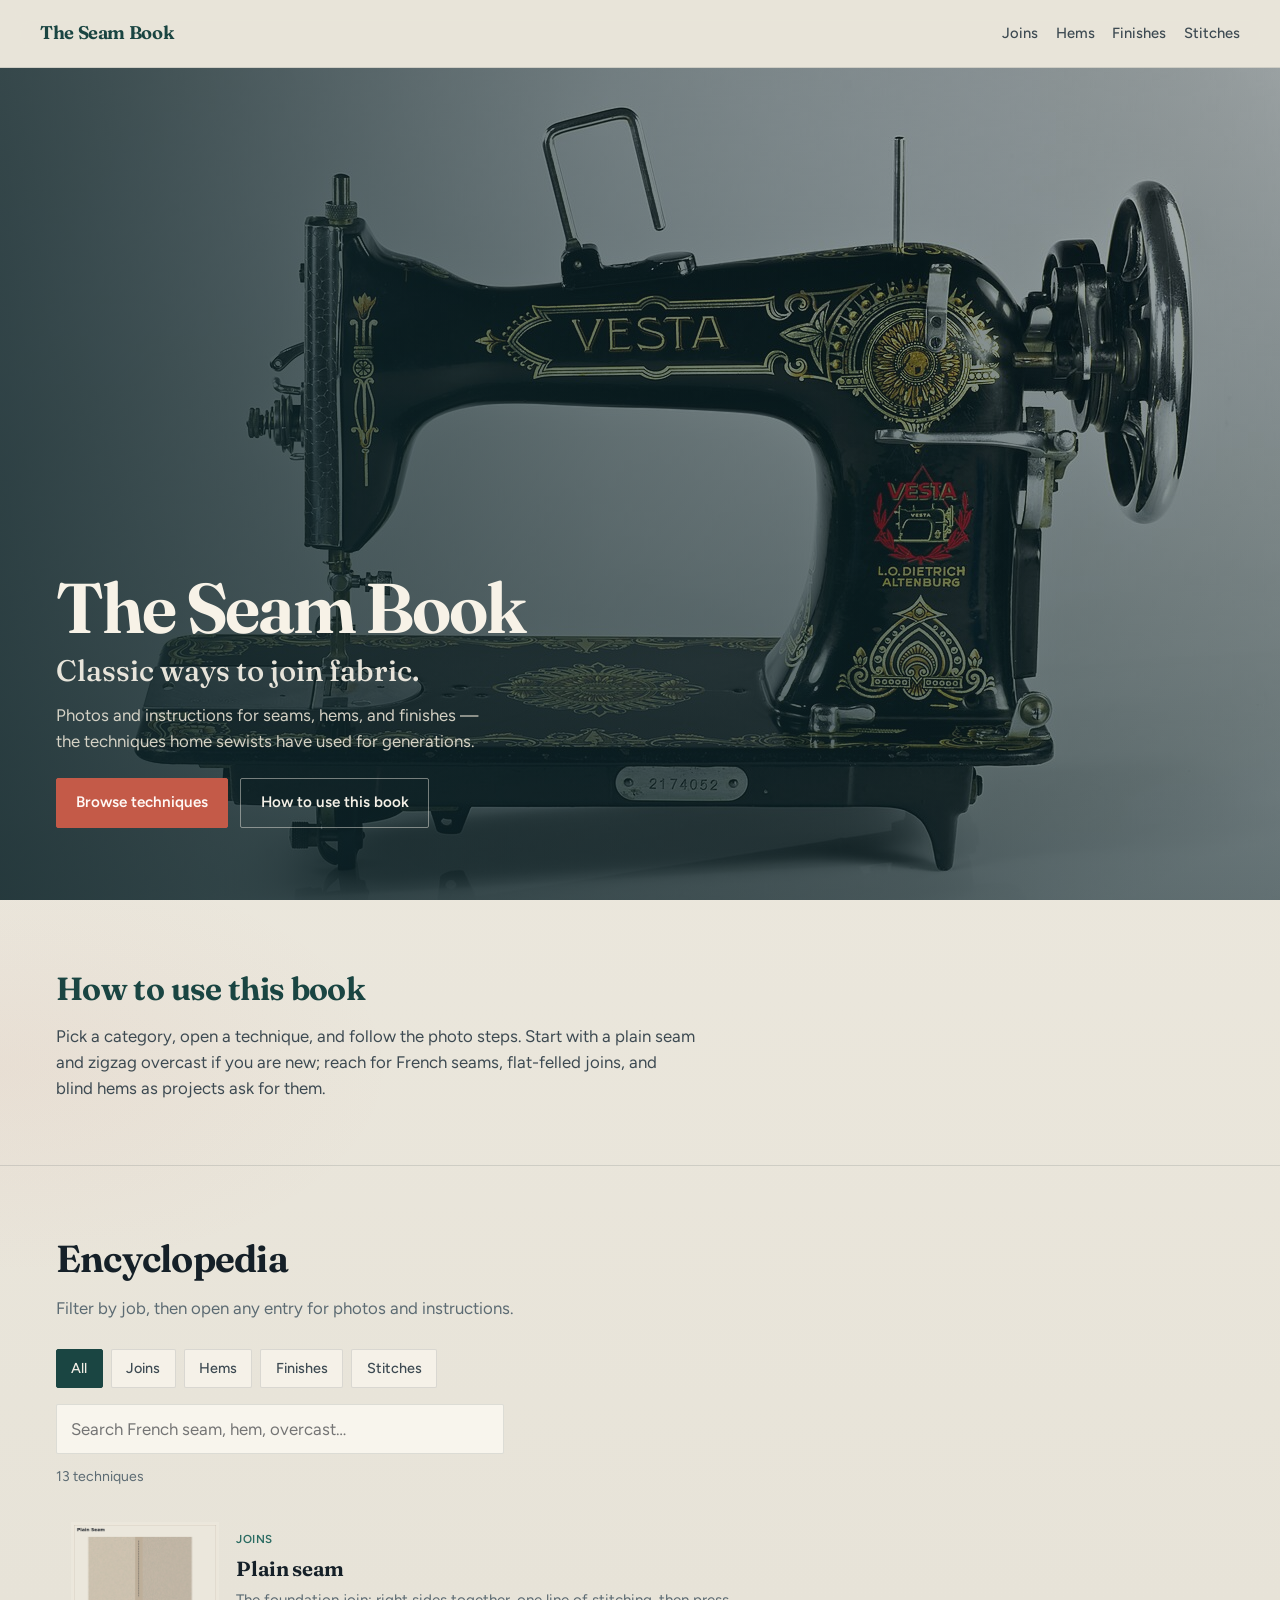
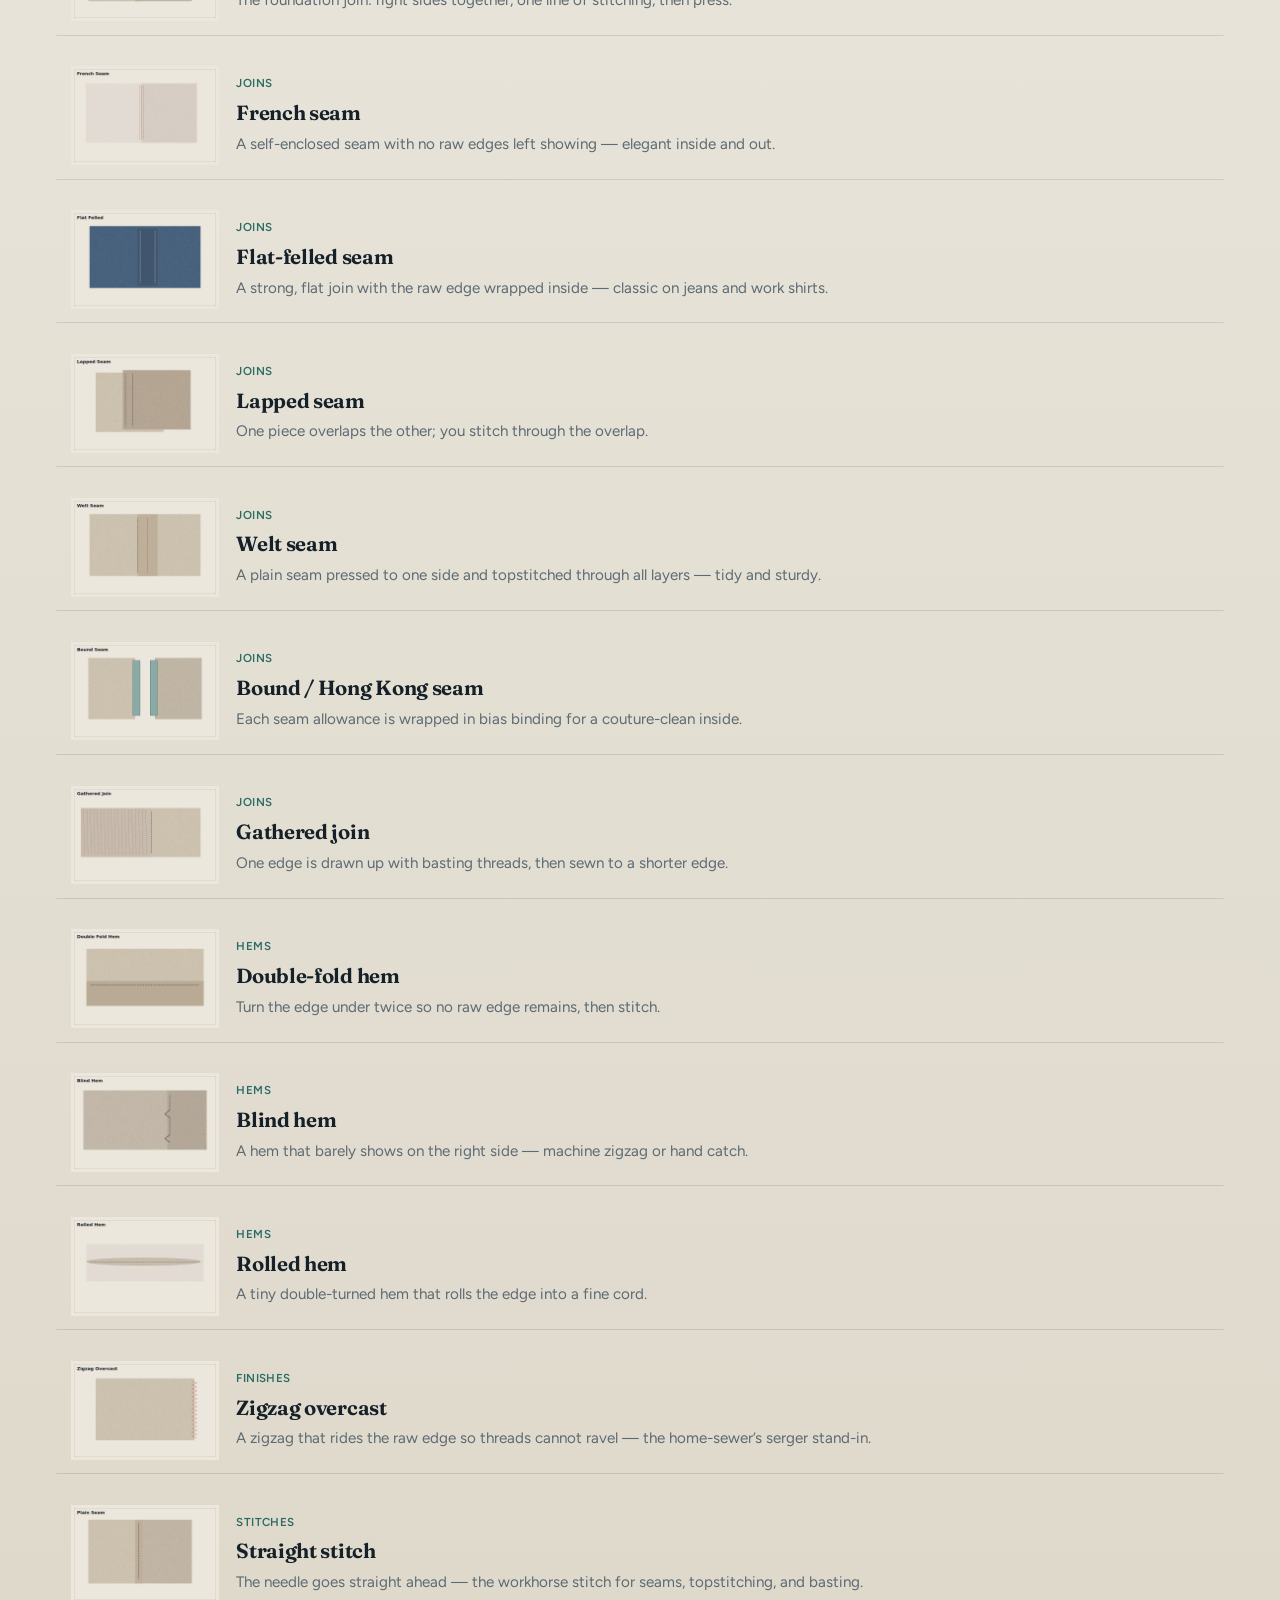
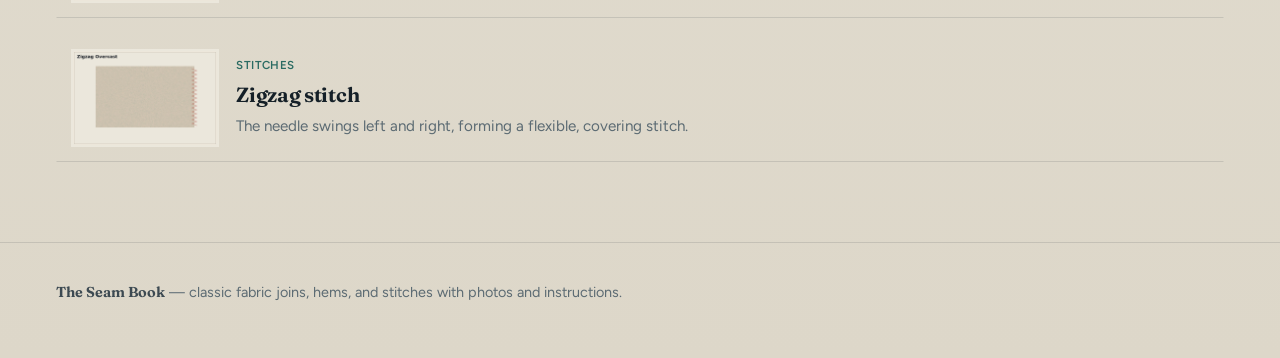
<file: docs/index.html>
<!DOCTYPE html>
<html lang="en">
<head>
  <meta charset="UTF-8" />
  <meta name="viewport" content="width=device-width, initial-scale=1" />
  <title>The Seam Book — Classic Fabric Joins</title>
  <meta
    name="description"
    content="An encyclopedia of classic ways to join fabric, finish hems, and sew stitches — with photos and step-by-step instructions."
  />
  <link rel="preconnect" href="https://fonts.googleapis.com" />
  <link rel="preconnect" href="https://fonts.gstatic.com" crossorigin />
  <link
    href="https://fonts.googleapis.com/css2?family=Fraunces:opsz,wght@9..144,500;9..144,650&family=Figtree:wght@400;500;600&display=swap"
    rel="stylesheet"
  />
  <link rel="stylesheet" href="styles.css" />
</head>
<body>
  <a class="skip-link" href="#browse">Skip to encyclopedia</a>

  <header class="site-header">
    <a class="brand-mark" href="#top">The Seam Book</a>
    <nav class="site-nav" aria-label="Primary">
      <a href="#browse" data-filter="joins">Joins</a>
      <a href="#browse" data-filter="hems">Hems</a>
      <a href="#browse" data-filter="finishes">Finishes</a>
      <a href="#browse" data-filter="stitches">Stitches</a>
    </nav>
  </header>

  <main id="top">
    <section class="hero" aria-label="Introduction">
      <div class="hero-visual">
        <img
          src="assets/photos/machine.jpg"
          alt="Vintage sewing machine ready for stitching"
          width="1200"
          height="800"
          fetchpriority="high"
        />
        <div class="hero-veil" aria-hidden="true"></div>
      </div>
      <div class="hero-copy">
        <p class="brand">The Seam Book</p>
        <h1>Classic ways to join fabric.</h1>
        <p class="lede">
          Photos and instructions for seams, hems, and finishes — the techniques home sewists have used for generations.
        </p>
        <div class="hero-cta">
          <a class="btn btn-primary" href="#browse">Browse techniques</a>
          <a class="btn btn-ghost" href="#how">How to use this book</a>
        </div>
      </div>
    </section>

    <section id="how" class="machine-note">
      <div class="machine-note-inner">
        <h2>How to use this book</h2>
        <p>
          Pick a category, open a technique, and follow the photo steps. Start with a plain seam and zigzag overcast if you are new; reach for French seams, flat-felled joins, and blind hems as projects ask for them.
        </p>
      </div>
    </section>

    <section id="browse" class="browse">
      <div class="browse-head">
        <h2>Encyclopedia</h2>
        <p class="browse-lede">Filter by job, then open any entry for photos and instructions.</p>
      </div>

      <div class="filters" role="tablist" aria-label="Entry categories">
        <button type="button" class="filter is-active" role="tab" aria-selected="true" data-filter="all">All</button>
        <button type="button" class="filter" role="tab" aria-selected="false" data-filter="joins">Joins</button>
        <button type="button" class="filter" role="tab" aria-selected="false" data-filter="hems">Hems</button>
        <button type="button" class="filter" role="tab" aria-selected="false" data-filter="finishes">Finishes</button>
        <button type="button" class="filter" role="tab" aria-selected="false" data-filter="stitches">Stitches</button>
      </div>

      <label class="search-wrap">
        <span class="visually-hidden">Search entries</span>
        <input type="search" id="search" placeholder="Search French seam, hem, overcast…" autocomplete="off" />
      </label>

      <p class="result-count" id="result-count" aria-live="polite"></p>
      <div class="entry-list" id="entry-list"></div>
    </section>

    <section class="detail" id="detail" hidden>
      <button type="button" class="back-link" id="back-btn">← Back to encyclopedia</button>
      <article class="detail-panel" id="detail-panel"></article>
    </section>
  </main>

  <footer class="site-footer">
    <p>
      <strong>The Seam Book</strong> — classic fabric joins, hems, and stitches with photos and instructions.
    </p>
  </footer>

  <script src="data.js"></script>
  <script src="app.js"></script>
</body>
</html>
</file>
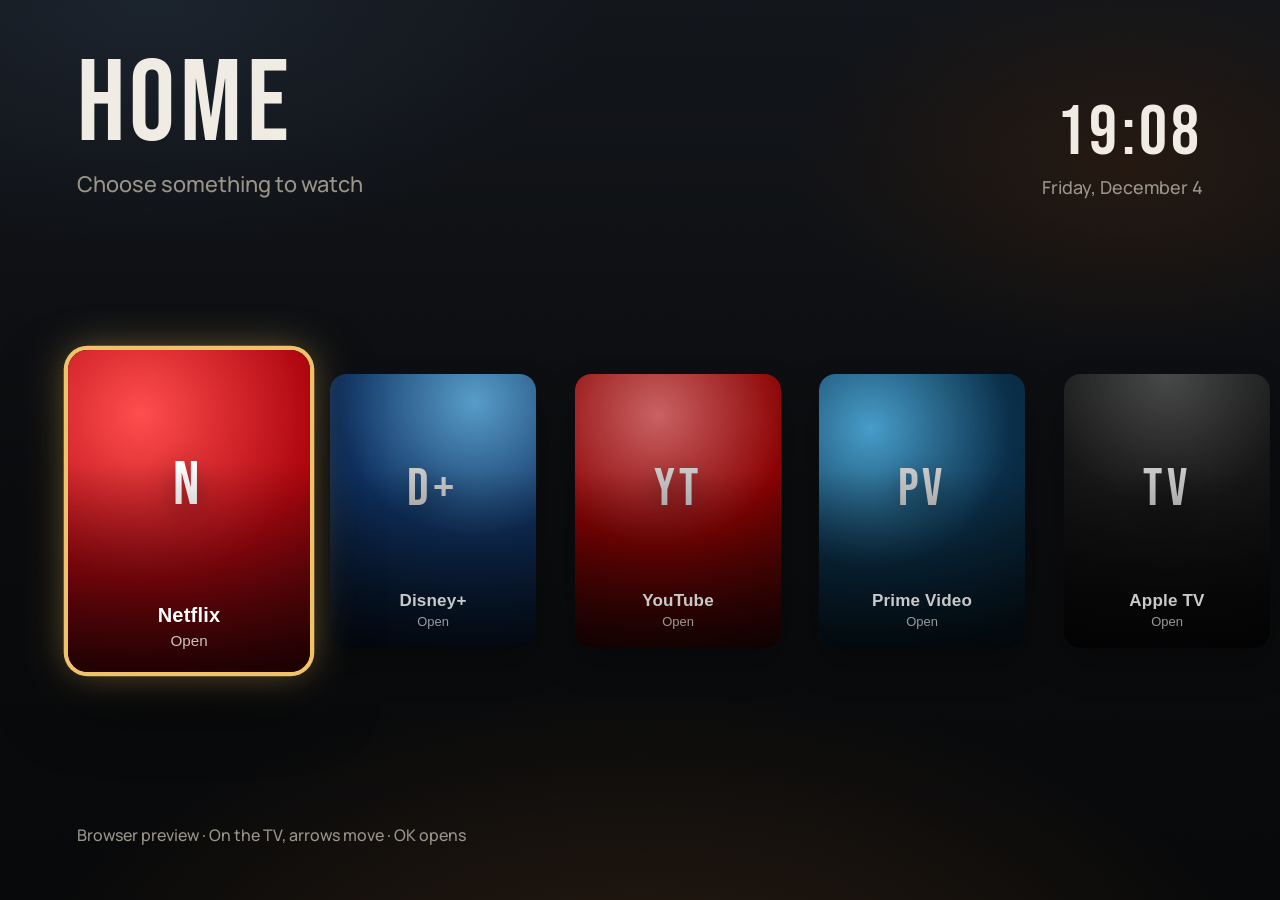
<file: tv-home/index.html>
<!DOCTYPE html>
<html lang="en">
<head>
  <meta charset="UTF-8" />
  <meta name="viewport" content="width=1920, height=1080" />
  <title>Home</title>
  <link rel="preconnect" href="https://fonts.googleapis.com" />
  <link rel="preconnect" href="https://fonts.gstatic.com" crossorigin />
  <link href="https://fonts.googleapis.com/css2?family=Bebas+Neue&family=Manrope:wght@500;600;700&display=swap" rel="stylesheet" />
  <link rel="stylesheet" href="css/home.css" />
</head>
<body>
  <div class="stage" aria-hidden="true">
    <div class="wash"></div>
    <div class="grain"></div>
  </div>

  <main class="home" id="home">
    <header class="mast">
      <div>
        <p class="wordmark">Home</p>
        <p class="tagline" id="tagline">Choose something to watch</p>
      </div>
      <div class="when">
        <p class="clock" id="clock">--:--</p>
        <p class="date" id="date">—</p>
      </div>
    </header>

    <section class="rail" aria-label="Apps">
      <div class="rail-track" id="apps" tabindex="0"></div>
    </section>

    <p class="hint" id="hint">Use the remote arrows · Press OK to open</p>
  </main>

  <script src="js/apps.js"></script>
  <script src="js/home.js"></script>
</body>
</html>
</file>
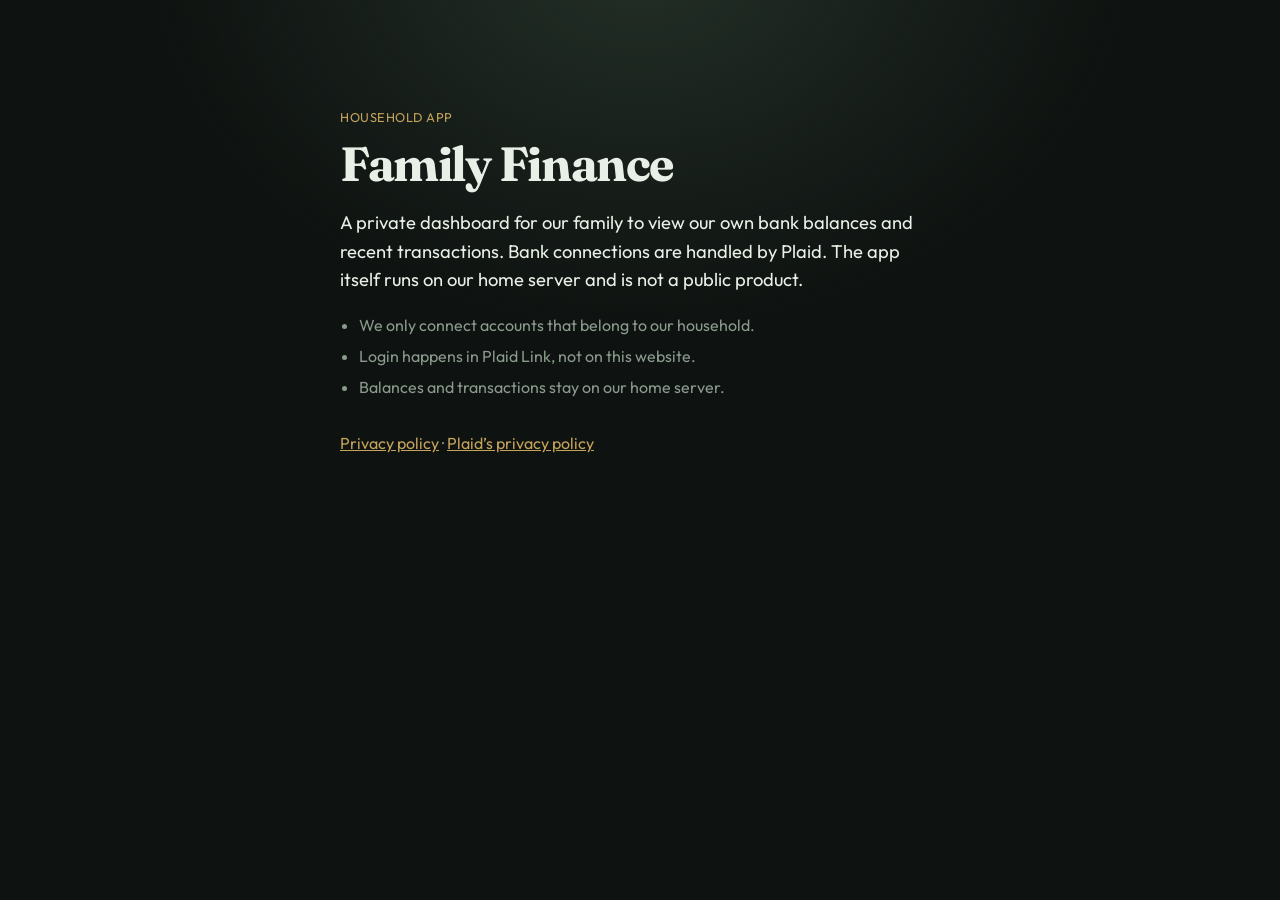
<file: docs/family-finance/index.html>
<!DOCTYPE html>
<html lang="en">
<head>
  <meta charset="UTF-8" />
  <meta name="viewport" content="width=device-width, initial-scale=1" />
  <title>Family Finance</title>
  <link rel="preconnect" href="https://fonts.googleapis.com" />
  <link rel="preconnect" href="https://fonts.gstatic.com" crossorigin />
  <link href="https://fonts.googleapis.com/css2?family=Fraunces:opsz,wght@9..144,600&family=Outfit:wght@400;500&display=swap" rel="stylesheet" />
  <link rel="stylesheet" href="styles.css" />
</head>
<body>
  <main>
    <p class="eyebrow">Household app</p>
    <h1>Family Finance</h1>
    <p class="lede">
      A private dashboard for our family to view our own bank balances and recent
      transactions. Bank connections are handled by Plaid. The app itself runs on
      our home server and is not a public product.
    </p>
    <ul>
      <li>We only connect accounts that belong to our household.</li>
      <li>Login happens in Plaid Link, not on this website.</li>
      <li>Balances and transactions stay on our home server.</li>
    </ul>
    <p class="links">
      <a href="privacy.html">Privacy policy</a>
      ·
      <a href="https://plaid.com/legal/#end-user-privacy-policy">Plaid’s privacy policy</a>
    </p>
  </main>
</body>
</html>
</file>
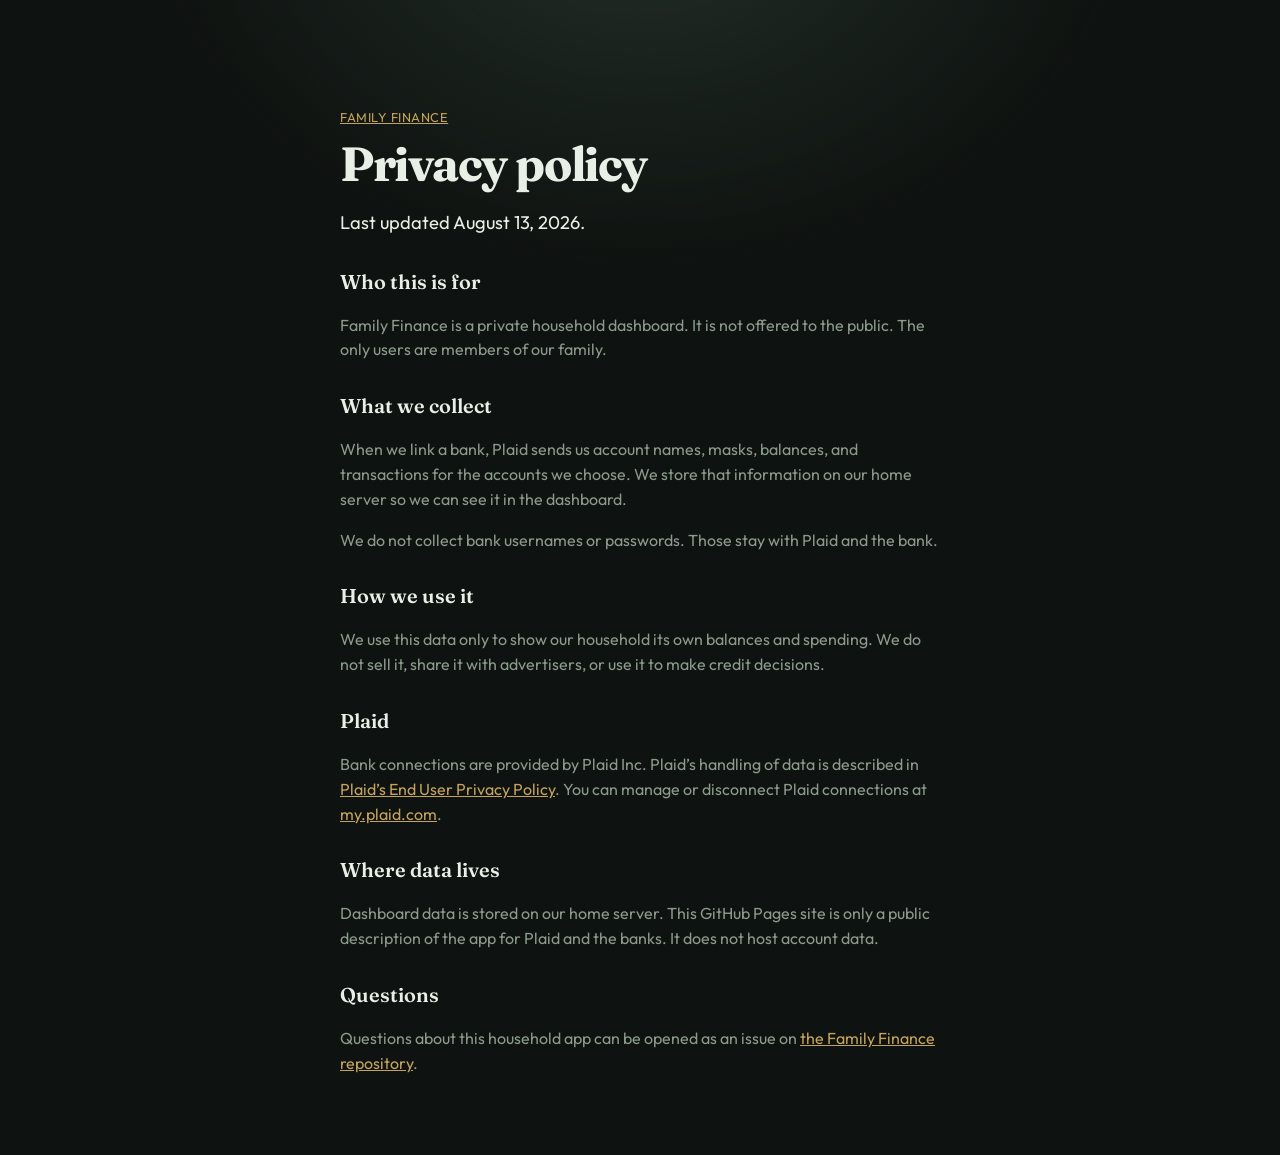
<file: docs/privacy.html>
<!DOCTYPE html>
<html lang="en">
<head>
  <meta charset="UTF-8" />
  <meta http-equiv="refresh" content="0; url=family-finance/privacy.html" />
  <link rel="canonical" href="family-finance/privacy.html" />
  <title>Privacy · Family Finance</title>
  <script>location.replace("family-finance/privacy.html");</script>
</head>
<body>
  <p><a href="family-finance/privacy.html">Continue to privacy policy</a></p>
</body>
</html>
</file>
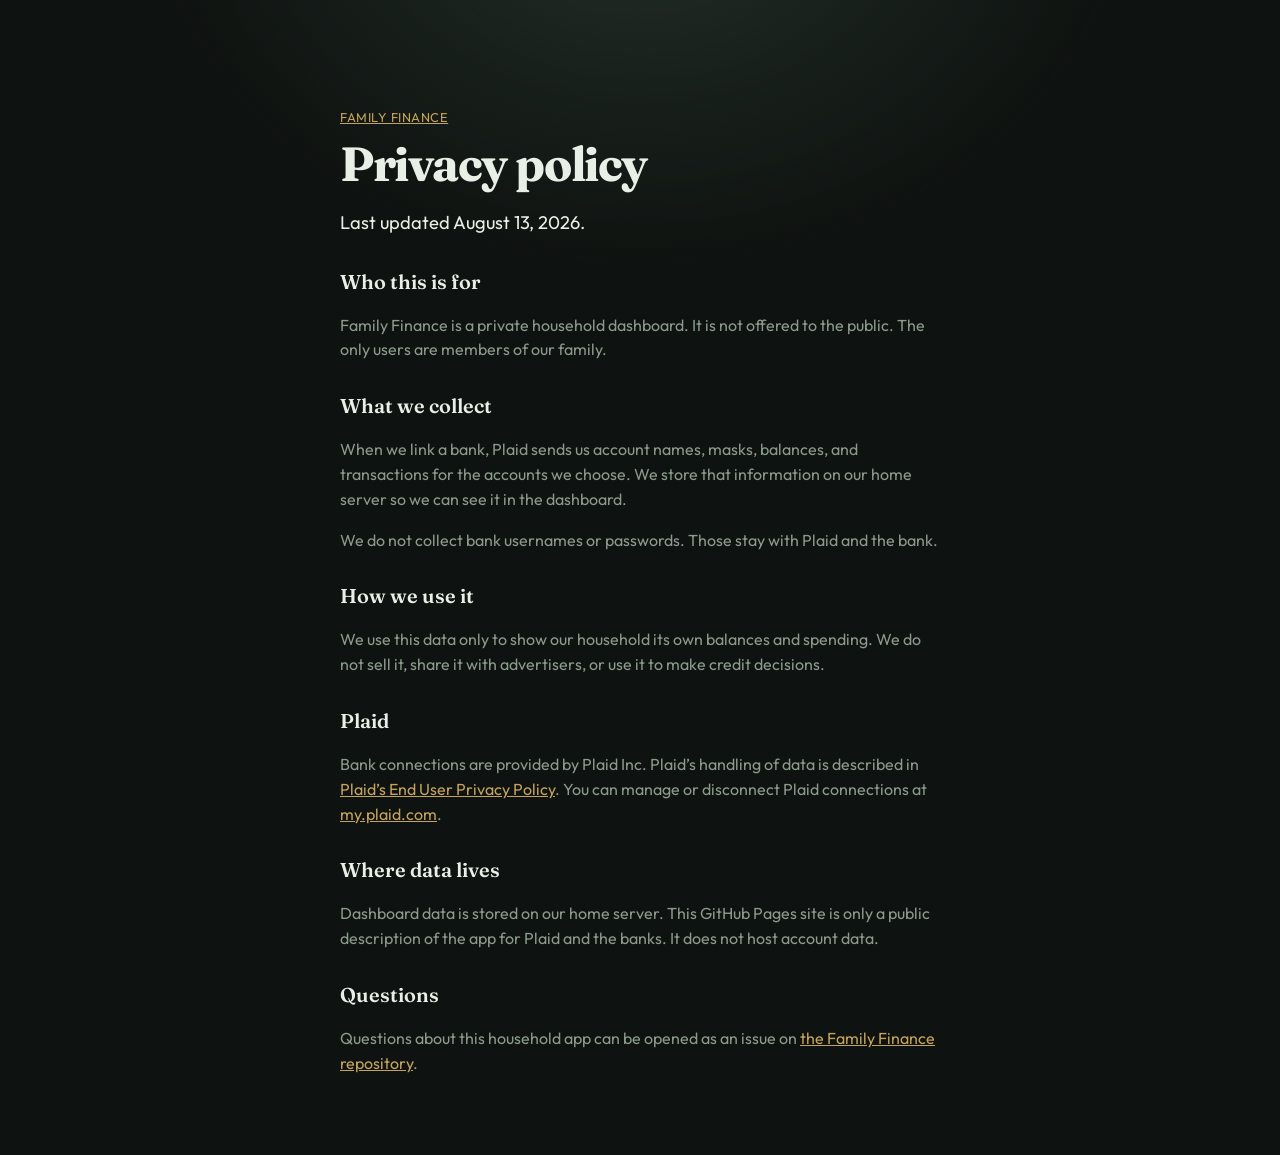
<file: docs/family-finance/privacy.html>
<!DOCTYPE html>
<html lang="en">
<head>
  <meta charset="UTF-8" />
  <meta name="viewport" content="width=device-width, initial-scale=1" />
  <title>Privacy · Family Finance</title>
  <link rel="preconnect" href="https://fonts.googleapis.com" />
  <link rel="preconnect" href="https://fonts.gstatic.com" crossorigin />
  <link href="https://fonts.googleapis.com/css2?family=Fraunces:opsz,wght@9..144,600&family=Outfit:wght@400;500&display=swap" rel="stylesheet" />
  <link rel="stylesheet" href="styles.css" />
</head>
<body>
  <main>
    <p class="eyebrow"><a href="./index.html">Family Finance</a></p>
    <h1>Privacy policy</h1>
    <p class="lede">Last updated August 13, 2026.</p>

    <h2>Who this is for</h2>
    <p>
      Family Finance is a private household dashboard. It is not offered to the
      public. The only users are members of our family.
    </p>

    <h2>What we collect</h2>
    <p>
      When we link a bank, Plaid sends us account names, masks, balances, and
      transactions for the accounts we choose. We store that information on our
      home server so we can see it in the dashboard.
    </p>
    <p>
      We do not collect bank usernames or passwords. Those stay with Plaid and
      the bank.
    </p>

    <h2>How we use it</h2>
    <p>
      We use this data only to show our household its own balances and spending.
      We do not sell it, share it with advertisers, or use it to make credit
      decisions.
    </p>

    <h2>Plaid</h2>
    <p>
      Bank connections are provided by Plaid Inc. Plaid’s handling of data is
      described in
      <a href="https://plaid.com/legal/#end-user-privacy-policy">Plaid’s End User Privacy Policy</a>.
      You can manage or disconnect Plaid connections at
      <a href="https://my.plaid.com">my.plaid.com</a>.
    </p>

    <h2>Where data lives</h2>
    <p>
      Dashboard data is stored on our home server. This GitHub Pages site is
      only a public description of the app for Plaid and the banks. It does not
      host account data.
    </p>

    <h2>Questions</h2>
    <p>
      Questions about this household app can be opened as an issue on
      <a href="https://github.com/Courtright1985/Family-Finance">the Family Finance repository</a>.
    </p>
  </main>
</body>
</html>
</file>
<file: docs/styles.css>
:root {
  --ink: #152028;
  --ink-soft: #3d4a52;
  --muted: #5c6b73;
  --paper: #e7e3d8;
  --seafoam: #2a6b62;
  --seafoam-deep: #1a4542;
  --thread: #c45a48;
  --thread-soft: rgba(196, 90, 72, 0.14);
  --line: rgba(21, 32, 40, 0.12);
  --shadow: 0 18px 50px rgba(21, 40, 44, 0.14);
  --font-display: "Fraunces", "Times New Roman", serif;
  --font-body: "Figtree", "Trebuchet MS", sans-serif;
  --ease: cubic-bezier(0.22, 1, 0.36, 1);
  --header-h: 4.25rem;
}

*,
*::before,
*::after {
  box-sizing: border-box;
}

html {
  scroll-behavior: smooth;
}

body {
  margin: 0;
  min-height: 100%;
  color: var(--ink);
  font-family: var(--font-body);
  font-size: 1.05rem;
  line-height: 1.55;
  background:
    radial-gradient(1100px 520px at 85% -8%, rgba(42, 107, 98, 0.12), transparent 55%),
    radial-gradient(800px 420px at 0% 30%, rgba(196, 90, 72, 0.05), transparent 50%),
    linear-gradient(180deg, #efebe1 0%, var(--paper) 45%, #ddd7c9 100%);
}

body::before {
  content: "";
  position: fixed;
  inset: 0;
  pointer-events: none;
  opacity: 0.28;
  background-image:
    linear-gradient(rgba(21, 32, 40, 0.03) 1px, transparent 1px),
    linear-gradient(90deg, rgba(21, 32, 40, 0.03) 1px, transparent 1px);
  background-size: 7px 7px;
  mix-blend-mode: multiply;
  z-index: 0;
}

body > * {
  position: relative;
  z-index: 1;
}

.visually-hidden {
  position: absolute;
  width: 1px;
  height: 1px;
  padding: 0;
  margin: -1px;
  overflow: hidden;
  clip: rect(0, 0, 0, 0);
  border: 0;
}

.skip-link {
  position: absolute;
  left: 1rem;
  top: -3rem;
  background: var(--ink);
  color: var(--paper);
  padding: 0.6rem 1rem;
  z-index: 100;
  text-decoration: none;
}

.skip-link:focus {
  top: 1rem;
}

.site-header {
  position: sticky;
  top: 0;
  z-index: 40;
  display: flex;
  align-items: center;
  justify-content: space-between;
  gap: 1rem;
  min-height: var(--header-h);
  padding: 0.75rem clamp(1rem, 4vw, 2.5rem);
  background: rgba(231, 227, 216, 0.86);
  backdrop-filter: blur(12px);
  border-bottom: 1px solid var(--line);
}

.brand-mark {
  font-family: var(--font-display);
  font-weight: 650;
  font-size: 1.15rem;
  color: var(--seafoam-deep);
  text-decoration: none;
  letter-spacing: -0.02em;
}

.site-nav {
  display: flex;
  flex-wrap: wrap;
  gap: 0.35rem 1.1rem;
  justify-content: flex-end;
}

.site-nav a {
  color: var(--ink-soft);
  text-decoration: none;
  font-size: 0.92rem;
  font-weight: 500;
  position: relative;
}

.site-nav a::after {
  content: "";
  position: absolute;
  left: 0;
  right: 100%;
  bottom: -0.2rem;
  height: 1.5px;
  background: var(--thread);
  transition: right 0.35s var(--ease);
}

.site-nav a:hover::after,
.site-nav a:focus-visible::after {
  right: 0;
}

/* Hero */
.hero {
  position: relative;
  min-height: calc(100svh - var(--header-h));
  display: grid;
  align-items: end;
  overflow: hidden;
  color: #f3efe6;
}

.hero-visual {
  position: absolute;
  inset: 0;
}

.hero-visual img {
  width: 100%;
  height: 100%;
  object-fit: cover;
  object-position: 55% 40%;
  display: block;
  animation: hero-zoom 18s ease-in-out alternate infinite;
}

.hero-veil {
  position: absolute;
  inset: 0;
  background:
    linear-gradient(90deg, rgba(14, 36, 40, 0.78) 0%, rgba(14, 36, 40, 0.45) 48%, rgba(14, 36, 40, 0.2) 100%),
    linear-gradient(180deg, rgba(14, 36, 40, 0.15) 0%, rgba(14, 36, 40, 0.55) 100%);
}

@keyframes hero-zoom {
  from {
    transform: scale(1);
  }
  to {
    transform: scale(1.06);
  }
}

.hero-copy {
  position: relative;
  z-index: 2;
  max-width: 38rem;
  padding: clamp(2rem, 8vh, 5rem) clamp(1.25rem, 5vw, 3.5rem) clamp(2.5rem, 8vh, 4.5rem);
}

.brand {
  margin: 0 0 0.65rem;
  font-family: var(--font-display);
  font-size: clamp(2.5rem, 7vw, 4.4rem);
  font-weight: 650;
  line-height: 0.95;
  letter-spacing: -0.03em;
  color: #f7f2e7;
  animation: rise 0.9s var(--ease) both;
}

.hero h1 {
  margin: 0 0 0.85rem;
  font-family: var(--font-display);
  font-weight: 500;
  font-size: clamp(1.35rem, 3.2vw, 1.85rem);
  line-height: 1.25;
  color: rgba(247, 242, 231, 0.92);
  animation: rise 0.9s var(--ease) 0.12s both;
}

.lede {
  margin: 0 0 1.5rem;
  max-width: 28rem;
  color: rgba(232, 226, 212, 0.9);
  animation: rise 0.9s var(--ease) 0.22s both;
}

.hero-cta {
  display: flex;
  flex-wrap: wrap;
  gap: 0.75rem;
  animation: rise 0.9s var(--ease) 0.32s both;
}

@keyframes rise {
  from {
    opacity: 0;
    transform: translateY(18px);
  }
  to {
    opacity: 1;
    transform: translateY(0);
  }
}

.btn {
  display: inline-flex;
  align-items: center;
  justify-content: center;
  padding: 0.75rem 1.2rem;
  border-radius: 2px;
  font-weight: 600;
  font-size: 0.95rem;
  text-decoration: none;
  border: 1.5px solid transparent;
  transition: transform 0.25s var(--ease), background 0.25s ease;
}

.btn:hover {
  transform: translateY(-2px);
}

.btn-primary {
  background: var(--thread);
  color: #fff8f5;
  border-color: var(--thread);
}

.btn-ghost {
  background: transparent;
  color: #f3efe6;
  border-color: rgba(243, 239, 230, 0.45);
}

.btn-ghost:hover {
  background: rgba(243, 239, 230, 0.1);
}

.machine-note {
  padding: clamp(2.5rem, 6vw, 4rem) clamp(1.25rem, 5vw, 3.5rem);
  border-bottom: 1px solid var(--line);
}

.machine-note-inner {
  max-width: 40rem;
}

.machine-note h2 {
  margin: 0 0 0.6rem;
  font-family: var(--font-display);
  font-size: clamp(1.6rem, 3vw, 2rem);
  font-weight: 650;
  letter-spacing: -0.02em;
  color: var(--seafoam-deep);
}

.machine-note p {
  margin: 0;
  color: var(--ink-soft);
}

.browse {
  padding: clamp(2.5rem, 6vw, 4rem) clamp(1.25rem, 5vw, 3.5rem) 5rem;
}

.browse-head {
  max-width: 36rem;
  margin-bottom: 1.75rem;
}

.browse-head h2 {
  margin: 0 0 0.4rem;
  font-family: var(--font-display);
  font-size: clamp(1.75rem, 3.5vw, 2.35rem);
  font-weight: 650;
  letter-spacing: -0.02em;
}

.browse-lede {
  margin: 0;
  color: var(--muted);
}

.filters {
  display: flex;
  flex-wrap: wrap;
  gap: 0.5rem;
  margin-bottom: 1rem;
}

.filter {
  appearance: none;
  border: 1px solid var(--line);
  background: rgba(255, 252, 245, 0.55);
  color: var(--ink-soft);
  font: inherit;
  font-size: 0.9rem;
  font-weight: 500;
  padding: 0.45rem 0.9rem;
  border-radius: 2px;
  cursor: pointer;
  transition: background 0.2s ease, color 0.2s ease, border-color 0.2s ease;
}

.filter:hover {
  border-color: var(--seafoam);
  color: var(--seafoam-deep);
}

.filter.is-active {
  background: var(--seafoam-deep);
  border-color: var(--seafoam-deep);
  color: #f3efe6;
}

.search-wrap {
  display: block;
  max-width: 28rem;
  margin-bottom: 0.75rem;
}

.search-wrap input {
  width: 100%;
  padding: 0.7rem 0.9rem;
  border: 1px solid var(--line);
  border-radius: 2px;
  background: rgba(255, 252, 245, 0.7);
  font: inherit;
  color: var(--ink);
}

.search-wrap input:focus {
  outline: 2px solid var(--seafoam);
  outline-offset: 2px;
}

.result-count {
  margin: 0 0 1.25rem;
  font-size: 0.88rem;
  color: var(--muted);
}

.entry-list {
  display: grid;
  gap: 1rem;
}

.entry-row {
  display: grid;
  grid-template-columns: 148px minmax(0, 1fr);
  gap: 1.1rem;
  align-items: center;
  width: 100%;
  padding: 0.85rem;
  border: 1px solid transparent;
  border-bottom: 1px solid var(--line);
  background: transparent;
  text-align: left;
  font: inherit;
  color: inherit;
  cursor: pointer;
  transition: background 0.25s ease, border-color 0.25s ease, transform 0.3s var(--ease);
}

.entry-row:hover,
.entry-row:focus-visible {
  background: rgba(42, 107, 98, 0.06);
  border-color: rgba(42, 107, 98, 0.18);
  outline: none;
  transform: translateY(-1px);
}

.entry-thumb {
  display: block;
  overflow: hidden;
  aspect-ratio: 3 / 2;
  background: #d9d2c3;
}

.entry-thumb img {
  width: 100%;
  height: 100%;
  object-fit: cover;
  display: block;
  transition: transform 0.5s var(--ease);
}

.entry-row:hover .entry-thumb img {
  transform: scale(1.04);
}

.entry-meta {
  display: flex;
  gap: 0.5rem;
  margin-bottom: 0.25rem;
}

.pill {
  font-size: 0.72rem;
  font-weight: 600;
  letter-spacing: 0.04em;
  text-transform: uppercase;
  color: var(--seafoam);
}

.entry-row h3 {
  margin: 0 0 0.25rem;
  font-family: var(--font-display);
  font-size: 1.28rem;
  font-weight: 650;
  letter-spacing: -0.015em;
}

.entry-row p {
  margin: 0;
  color: var(--muted);
  font-size: 0.95rem;
}

.detail {
  padding: clamp(1.5rem, 4vw, 2.5rem) clamp(1.25rem, 5vw, 3.5rem) 5rem;
}

.back-link {
  appearance: none;
  border: 0;
  background: none;
  font: inherit;
  font-weight: 600;
  color: var(--seafoam);
  cursor: pointer;
  padding: 0;
  margin-bottom: 1.25rem;
}

.back-link:hover {
  color: var(--thread);
}

.detail-panel {
  display: grid;
  gap: 2rem;
  animation: rise 0.55s var(--ease) both;
}

.detail-copy {
  max-width: 40rem;
}

.detail-meta {
  margin-bottom: 0.5rem;
}

.detail-copy h2 {
  margin: 0 0 0.65rem;
  font-family: var(--font-display);
  font-size: clamp(1.9rem, 4vw, 2.6rem);
  font-weight: 650;
  letter-spacing: -0.025em;
  line-height: 1.1;
}

.detail-summary {
  margin: 0 0 1.25rem;
  font-size: 1.12rem;
  color: var(--ink-soft);
}

.detail-section {
  margin-bottom: 1.15rem;
}

.detail-section h3 {
  margin: 0 0 0.35rem;
  font-family: var(--font-display);
  font-size: 1.05rem;
  font-weight: 650;
  color: var(--seafoam-deep);
}

.detail-section p {
  margin: 0;
  color: var(--ink-soft);
}

.tip {
  padding: 0.9rem 1rem;
  background: var(--thread-soft);
  border-left: 3px solid var(--thread);
}

.tip h3 {
  color: #4a3428;
}

.step-gallery {
  list-style: none;
  margin: 0;
  padding: 0;
  display: grid;
  gap: 1.5rem;
}

.step-card figure {
  margin: 0;
  background: rgba(255, 252, 245, 0.7);
  border: 1px solid var(--line);
  box-shadow: var(--shadow);
  overflow: hidden;
}

.step-card img {
  width: 100%;
  height: auto;
  display: block;
  aspect-ratio: 3 / 2;
  object-fit: cover;
  background: #d9d2c3;
}

.step-card figcaption {
  padding: 1rem 1.1rem 1.15rem;
}

.step-num {
  display: block;
  margin-bottom: 0.35rem;
  font-size: 0.75rem;
  font-weight: 700;
  letter-spacing: 0.06em;
  text-transform: uppercase;
  color: var(--thread);
}

.step-card p {
  margin: 0;
  color: var(--ink-soft);
}

@media (min-width: 900px) {
  .step-gallery {
    grid-template-columns: repeat(3, minmax(0, 1fr));
    gap: 1.25rem;
  }

  .detail-panel {
    gap: 2.5rem;
  }
}

.site-footer {
  padding: 1.5rem clamp(1.25rem, 5vw, 3.5rem) 2.5rem;
  border-top: 1px solid var(--line);
  color: var(--muted);
  font-size: 0.9rem;
}

.site-footer strong {
  color: var(--ink-soft);
  font-family: var(--font-display);
  font-weight: 650;
}

body.is-detail .hero,
body.is-detail .machine-note,
body.is-detail .browse {
  display: none;
}

body.is-detail .detail {
  min-height: 70vh;
}

@media (max-width: 640px) {
  .site-header {
    flex-direction: column;
    align-items: flex-start;
  }

  .entry-row {
    grid-template-columns: 1fr;
  }

  .entry-thumb {
    aspect-ratio: 16 / 9;
  }

  .hero-veil {
    background: linear-gradient(180deg, rgba(14, 36, 40, 0.25) 0%, rgba(14, 36, 40, 0.82) 55%, rgba(14, 36, 40, 0.9) 100%);
  }
}

@media (prefers-reduced-motion: reduce) {
  *,
  *::before,
  *::after {
    animation: none !important;
    transition: none !important;
  }

  html {
    scroll-behavior: auto;
  }
}
</file>
<file: tv-home/css/home.css>
:root {
  --bg: #0a0b0d;
  --ink: #f0ebe3;
  --muted: #9a948a;
  --focus: #f0c36a;
  --focus-glow: rgba(240, 195, 106, 0.45);
  --font-display: "Bebas Neue", "Arial Narrow", Impact, sans-serif;
  --font-body: "Manrope", "Segoe UI", sans-serif;
  --safe-x: 6vw;
  --safe-y: 6vh;
}

* { box-sizing: border-box; }

html, body {
  margin: 0;
  width: 100%;
  height: 100%;
  overflow: hidden;
  background: var(--bg);
  color: var(--ink);
  font-family: var(--font-body);
  -webkit-font-smoothing: antialiased;
}

body { position: relative; }

.stage {
  position: absolute;
  inset: 0;
  z-index: 0;
  pointer-events: none;
}

.wash {
  position: absolute;
  inset: 0;
  background:
    radial-gradient(ellipse 90% 70% at 50% 115%, #2a1c10 0%, transparent 55%),
    radial-gradient(ellipse 70% 55% at 12% 0%, #1a222c 0%, transparent 50%),
    radial-gradient(ellipse 55% 45% at 88% 18%, #241810 0%, transparent 48%),
    linear-gradient(180deg, #12151a 0%, var(--bg) 55%, #070809 100%);
}

.grain {
  position: absolute;
  inset: 0;
  opacity: 0.18;
  background-image: url("data:image/svg+xml,%3Csvg viewBox='0 0 200 200' xmlns='http://www.w3.org/2000/svg'%3E%3Cfilter id='n'%3E%3CfeTurbulence type='fractalNoise' baseFrequency='0.85' numOctaves='2' stitchTiles='stitch'/%3E%3C/filter%3E%3Crect width='100%25' height='100%25' filter='url(%23n)' opacity='0.55'/%3E%3C/svg%3E");
  background-size: 220px 220px;
  mix-blend-mode: overlay;
}

.home {
  position: relative;
  z-index: 1;
  height: 100%;
  padding: var(--safe-y) var(--safe-x);
  display: -webkit-box;
  display: -ms-flexbox;
  display: flex;
  -webkit-box-orient: vertical;
  -webkit-box-direction: normal;
  -ms-flex-direction: column;
  flex-direction: column;
  -webkit-box-pack: justify;
  -ms-flex-pack: justify;
  justify-content: space-between;
}

.mast {
  display: -webkit-box;
  display: -ms-flexbox;
  display: flex;
  -webkit-box-pack: justify;
  -ms-flex-pack: justify;
  justify-content: space-between;
  -webkit-box-align: end;
  -ms-flex-align: end;
  align-items: flex-end;
  -webkit-animation: enter 0.8s ease both;
  animation: enter 0.8s ease both;
}

.wordmark {
  margin: 0;
  font-family: var(--font-display);
  font-size: clamp(4.5rem, 9vw, 7.5rem);
  letter-spacing: 0.04em;
  line-height: 0.9;
  color: var(--ink);
  text-transform: uppercase;
}

.tagline {
  margin: 0.7rem 0 0;
  color: var(--muted);
  font-size: clamp(1.15rem, 1.7vw, 1.55rem);
  font-weight: 500;
}

.when { text-align: right; }

.clock {
  margin: 0;
  font-family: var(--font-display);
  font-size: clamp(3rem, 5.5vw, 4.6rem);
  letter-spacing: 0.06em;
  line-height: 1;
}

.date {
  margin: 0.4rem 0 0;
  color: var(--muted);
  font-size: clamp(1rem, 1.4vw, 1.25rem);
  font-weight: 500;
}

.rail {
  -webkit-box-flex: 1;
  -ms-flex: 1 1 auto;
  flex: 1 1 auto;
  display: -webkit-box;
  display: -ms-flexbox;
  display: flex;
  -webkit-box-align: center;
  -ms-flex-align: center;
  align-items: center;
  min-height: 0;
  -webkit-animation: enter 0.95s ease 0.12s both;
  animation: enter 0.95s ease 0.12s both;
}

.rail-track {
  display: -webkit-box;
  display: -ms-flexbox;
  display: flex;
  -webkit-box-align: center;
  -ms-flex-align: center;
  align-items: center;
  width: 100%;
  outline: none;
  overflow: visible;
  -webkit-transform: translateX(0);
  transform: translateX(0);
  -webkit-transition: -webkit-transform 0.35s ease;
  transition: transform 0.35s ease;
}

.tile {
  -webkit-flex-shrink: 0;
  -ms-flex-negative: 0;
  flex-shrink: 0;
  width: 17.5vw;
  max-width: 320px;
  min-width: 180px;
  height: 23.3vw; /* ~3:4; Chromium 63 has no aspect-ratio */
  max-height: 427px;
  margin-right: 1.6vw;
  border: 0;
  padding: 0;
  border-radius: 18px;
  cursor: pointer;
  position: relative;
  overflow: hidden;
  color: #fff;
  background: #222;
  -webkit-transform: scale(0.92);
  transform: scale(0.92);
  -webkit-transition: -webkit-transform 0.28s ease, box-shadow 0.28s ease, opacity 0.28s ease;
  transition: transform 0.28s ease, box-shadow 0.28s ease, opacity 0.28s ease;
  opacity: 0.78;
  box-shadow: 0 18px 40px rgba(0, 0, 0, 0.35);
}

.tile:last-child { margin-right: 0; }

.tile .face {
  position: absolute;
  inset: 0;
  display: -webkit-box;
  display: -ms-flexbox;
  display: flex;
  -webkit-box-orient: vertical;
  -webkit-box-direction: normal;
  -ms-flex-direction: column;
  flex-direction: column;
  -webkit-box-pack: end;
  -ms-flex-pack: end;
  justify-content: flex-end;
  padding: 1.4rem 1.2rem 1.3rem;
  background-image: -webkit-linear-gradient(top, transparent 35%, rgba(0,0,0,0.72) 100%);
  background-image: linear-gradient(to bottom, transparent 35%, rgba(0,0,0,0.72) 100%);
}

.tile .mark {
  position: absolute;
  left: 50%;
  top: 42%;
  -webkit-transform: translate(-50%, -50%);
  transform: translate(-50%, -50%);
  font-family: var(--font-display);
  font-size: clamp(2.8rem, 4.5vw, 4.2rem);
  letter-spacing: 0.08em;
  line-height: 1;
  text-shadow: 0 8px 24px rgba(0, 0, 0, 0.35);
}

.tile .label {
  margin: 0;
  font-size: clamp(1.05rem, 1.45vw, 1.35rem);
  font-weight: 700;
  letter-spacing: 0.01em;
}

.tile .sub {
  margin: 0.25rem 0 0;
  font-size: clamp(0.85rem, 1.1vw, 1rem);
  font-weight: 500;
  opacity: 0.75;
}

.tile.is-focused {
  -webkit-transform: scale(1.08);
  transform: scale(1.08);
  opacity: 1;
  box-shadow:
    0 0 0 4px var(--focus),
    0 0 36px var(--focus-glow),
    0 28px 60px rgba(0, 0, 0, 0.55);
  z-index: 2;
}

.tile.is-missing {
  -webkit-filter: grayscale(0.55);
  filter: grayscale(0.55);
}

.tile.is-missing .sub { opacity: 0.9; }

/* Brand fills */
.tile[data-id="netflix"] { background: radial-gradient(circle at 30% 20%, #ff4e4e, #b00710 55%, #5a0408); }
.tile[data-id="disney"] { background: radial-gradient(circle at 70% 10%, #6ec6ff, #113c78 48%, #071833); }
.tile[data-id="youtube"] { background: radial-gradient(circle at 40% 15%, #ff7b7b, #b00000 50%, #3a0000); }
.tile[data-id="prime"] { background: radial-gradient(circle at 25% 20%, #59c7ff, #0b3a5c 52%, #041824); }
.tile[data-id="appletv"] { background: radial-gradient(circle at 50% 0%, #5a5a5a, #1a1a1a 45%, #050505); }
.tile[data-id="hulu"] { background: radial-gradient(circle at 30% 20%, #4dffb0, #0b7a4a 50%, #033022); }
.tile[data-id="max"] { background: radial-gradient(circle at 60% 10%, #7aa7ff, #1e2a78 50%, #090f2e); }
.tile[data-id="spotify"] { background: radial-gradient(circle at 35% 15%, #7CFFAE, #11833a 52%, #053016); }
.tile[data-id="browser"] { background: radial-gradient(circle at 40% 20%, #8ec8ff, #1f4f8a 55%, #0a1c33); }
.tile[data-id="gallery"] { background: radial-gradient(circle at 50% 20%, #ffd29a, #8a5a2b 55%, #2a1708); }

.hint {
  margin: 0;
  color: var(--muted);
  font-size: clamp(0.95rem, 1.25vw, 1.15rem);
  font-weight: 500;
  -webkit-animation: enter 1s ease 0.22s both;
  animation: enter 1s ease 0.22s both;
}

@-webkit-keyframes enter {
  from { opacity: 0; -webkit-transform: translateY(22px); transform: translateY(22px); }
  to { opacity: 1; -webkit-transform: none; transform: none; }
}

@keyframes enter {
  from { opacity: 0; transform: translateY(22px); }
  to { opacity: 1; transform: none; }
}

@media (max-width: 900px) {
  body { overflow: auto; }
  .home { height: auto; min-height: 100vh; }
  .rail-track {
    overflow-x: auto;
    padding-bottom: 1rem;
  }
  .tile {
    width: 42vw;
    min-width: 140px;
  }
}
</file>
<file: docs/family-finance/styles.css>
:root {
  --bg: #0e1210;
  --ink: #e8efe6;
  --muted: #8a9a8c;
  --accent: #c4a35a;
  --font-display: "Fraunces", Georgia, serif;
  --font-body: "Outfit", system-ui, sans-serif;
}

* { box-sizing: border-box; }

html, body {
  margin: 0;
  min-height: 100%;
  background:
    radial-gradient(900px 700px at 50% -10%, #243028 0%, transparent 55%),
    var(--bg);
  color: var(--ink);
  font-family: var(--font-body);
  line-height: 1.55;
}

main {
  max-width: 40rem;
  margin: 0 auto;
  padding: 12vh 20px 64px;
}

.eyebrow {
  margin: 0 0 10px;
  color: var(--accent);
  letter-spacing: 0.04em;
  text-transform: uppercase;
  font-size: 0.8rem;
}

h1 {
  margin: 0 0 16px;
  font-family: var(--font-display);
  font-size: clamp(2rem, 6vw, 3rem);
  letter-spacing: -0.03em;
  line-height: 1.1;
}

h2 {
  margin: 28px 0 8px;
  font-family: var(--font-display);
  font-size: 1.25rem;
  font-weight: 600;
}

.lede, p, li {
  color: var(--muted);
}

.lede { font-size: 1.15rem; color: var(--ink); }

ul { padding-left: 1.2rem; }
li { margin: 6px 0; }

a { color: var(--accent); }

.links { margin-top: 32px; }
</file>
